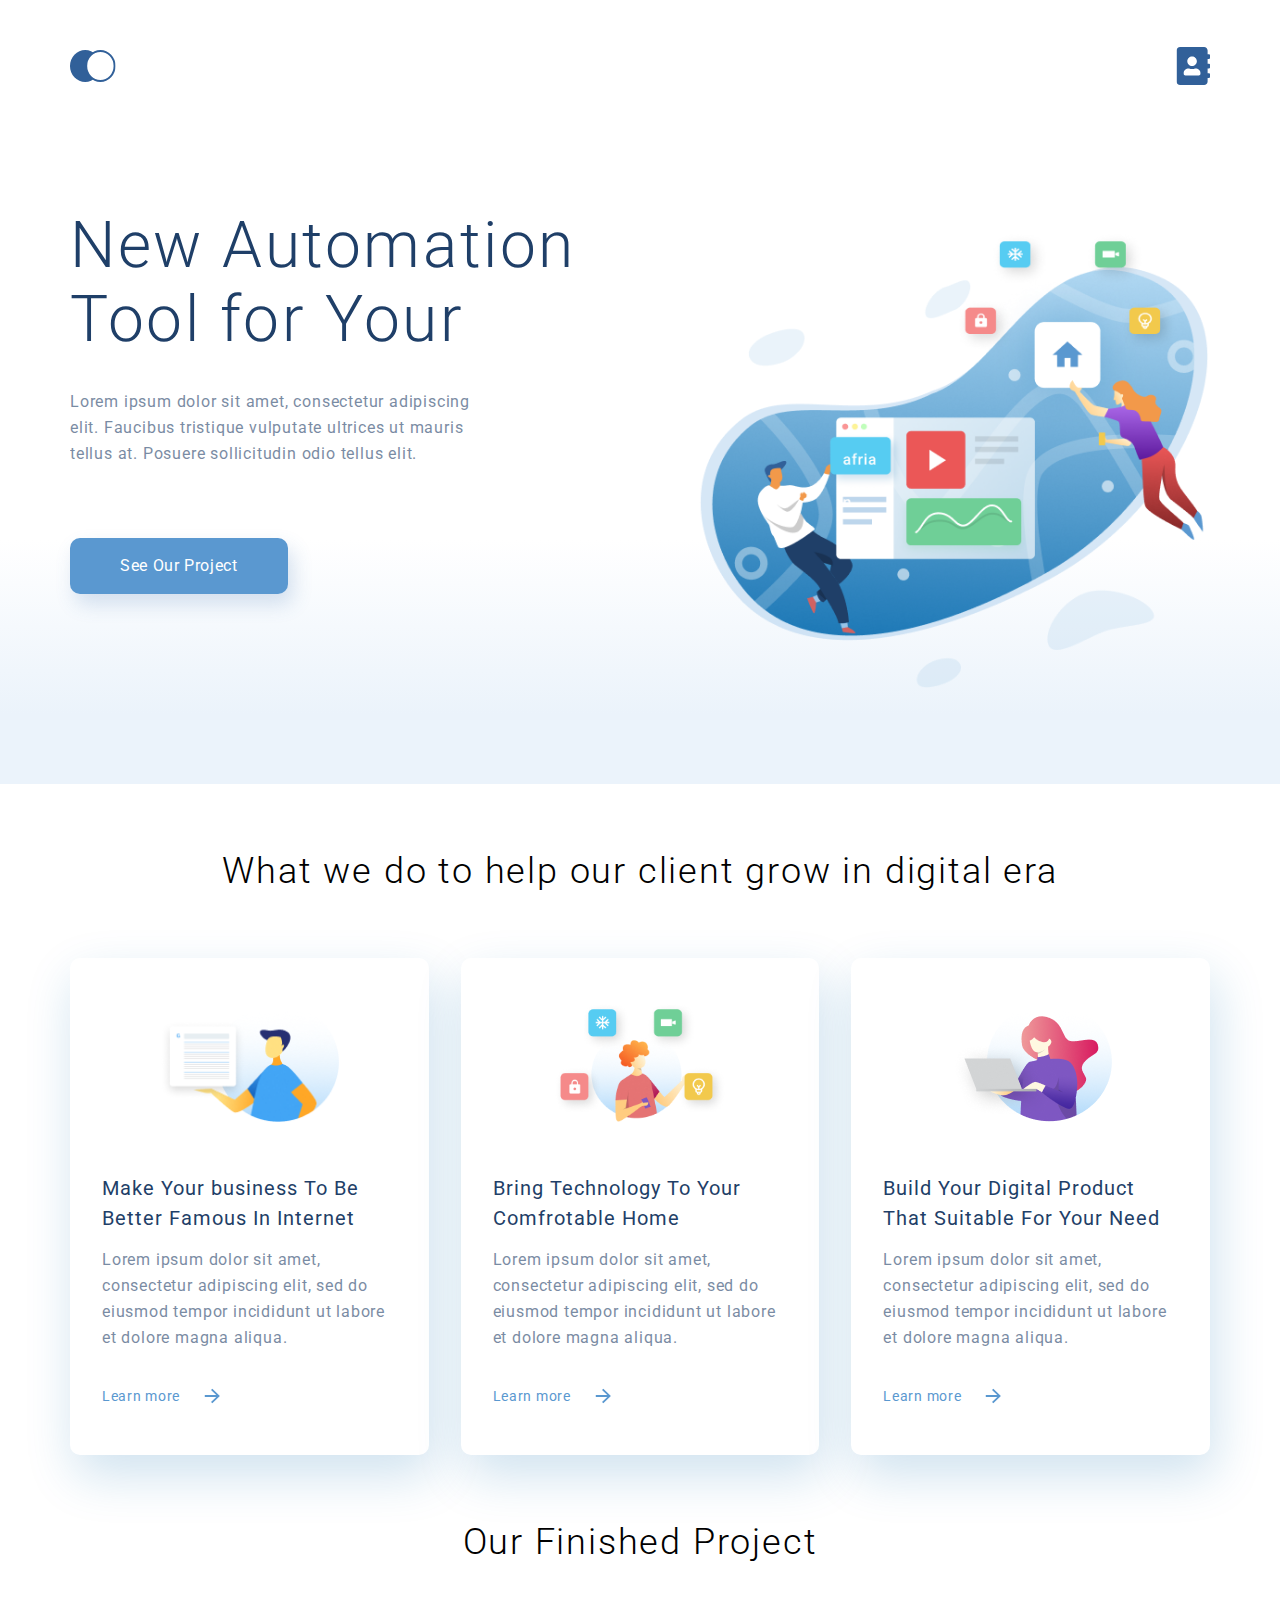
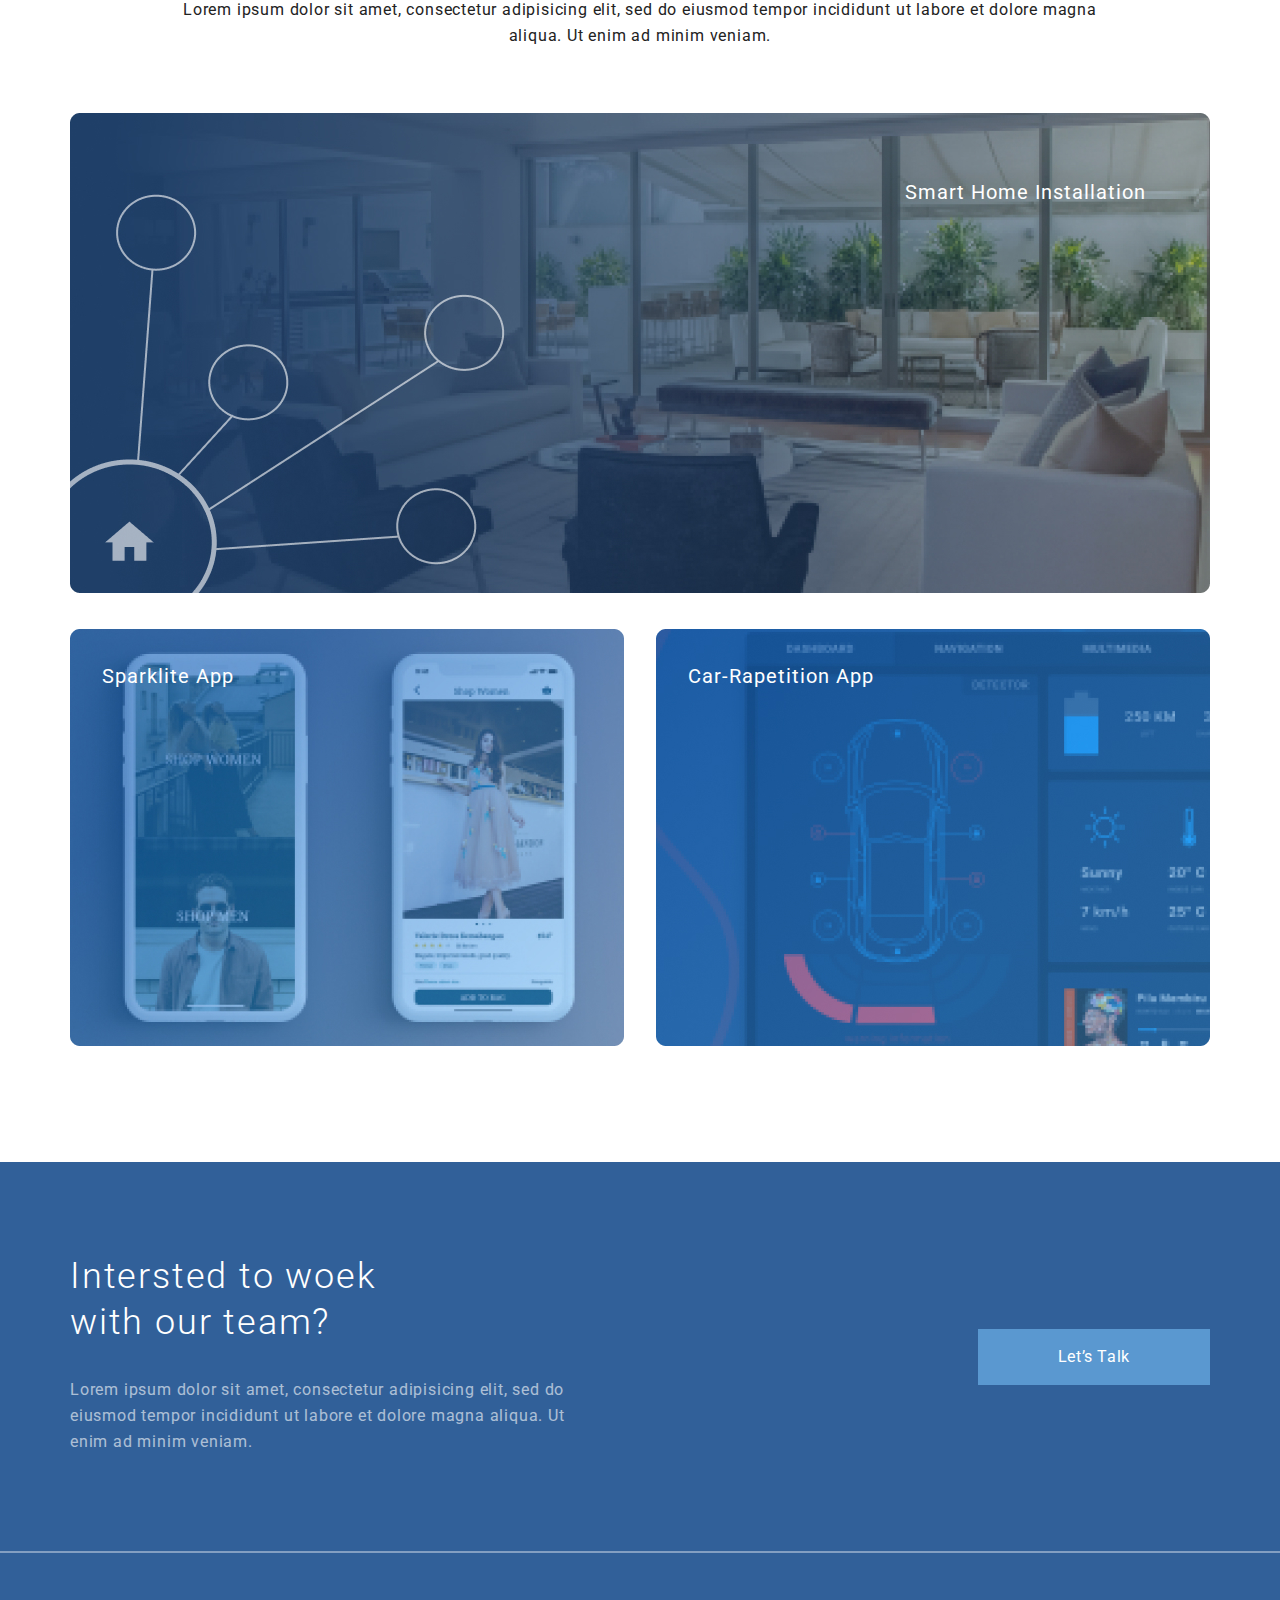
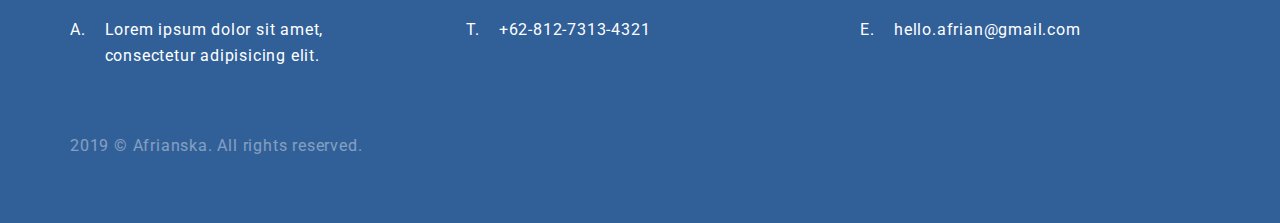
<file: index.html>
<!DOCTYPE html>
<html lang="en">
<head>
    <meta charset="UTF-8">
    <meta http-equiv="X-UA-Compatible" content="IE=edge">
    <meta name="viewport" content="width=device-width, initial-scale=1.0">
    <title>Document</title>
    <link rel="stylesheet" href="css/main.css">
</head>
<body>
    <header class="header">
        <div class="container">
            <div class="header-topbar">
                <a class="header-topbar__link" href="index.html">
                    <img src="img/topbar/logo-icon.svg" alt="Logo">
                </a>
                <a class="header-topbar__link" href="contacts.html">
                    <img src="img/topbar/contacts-icon.svg" alt="Contacts">
                </a>
            </div>

            <div class="header-slider">
                <h1 class="header-slider__title">New Automation Tool for Your</h1>
                <p class="header-slider__description">Lorem ipsum dolor sit amet, consectetur adipiscing elit. Faucibus tristique vulputate ultrices ut mauris tellus at. Posuere sollicitudin odio tellus elit.</p>
                <a class="header-slider__button" href="#">See Our Project</a>
            </div>
        </div>
    </header>

    <section class="services">
        <div class="container">
            <h2 class="services__title">What we do to help our client grow in digital era</h2>
            <div class="services__card-box">
                <div class="services__card">
                    <img class="services__card-img" src="img/services/services-01.png" alt="Service 01">
                    <h3 class="services__card-title">Make Your business To Be Better Famous In Internet</h3>
                    <p class="services__card-description">Lorem ipsum dolor sit amet, consectetur adipiscing elit, sed do eiusmod tempor incididunt ut labore et dolore magna aliqua.</p>
                    <div class="services__card-link">
                        <a class="services__card-link-text" href="#">Learn more</a>
                        <img class="services__card-link-icon" src="img/services/arrow-right-icon.svg" alt="Arrow">
                    </div>
                </div>
                <div class="services__card">
                    <img class="services__card-img" src="img/services/services-02.png" alt="Service 02">
                    <h3 class="services__card-title">Bring Technology To Your Comfrotable Home</h3>
                    <p class="services__card-description">Lorem ipsum dolor sit amet, consectetur adipiscing elit, sed do eiusmod tempor incididunt ut labore et dolore magna aliqua.</p>
                    <div class="services__card-link">
                        <a class="services__card-link-text" href="#">Learn more</a>
                        <img class="services__card-link-icon" src="img/services/arrow-right-icon.svg" alt="Arrow">
                    </div>
                </div>
                <div class="services__card">
                    <img class="services__card-img" src="img/services/services-03.png" alt="Service 03">
                    <h3 class="services__card-title">Build Your Digital Product That Suitable For Your Need</h3>
                    <p class="services__card-description">Lorem ipsum dolor sit amet, consectetur adipiscing elit, sed do eiusmod tempor incididunt ut labore et dolore magna aliqua.</p>
                    <div class="services__card-link">
                        <a class="services__card-link-text" href="#">Learn more</a>
                        <img class="services__card-link-icon" src="img/services/arrow-right-icon.svg" alt="Arrow">
                    </div>
                </div>
            </div>
        </div>
    </section>

    <section class="projects">
        <div class="container">
            <h2 class="projects__title">Our Finished Project</h2>
            <p class="projects__description">Lorem ipsum dolor sit amet, consectetur adipisicing elit, sed do eiusmod tempor incididunt ut labore et dolore magna aliqua. Ut enim ad minim veniam.</p>
            
            <div class="projects-top">
                <h3 class="projects-top__title">Smart Home Installation</h3>
                <img class="projects-top__img" src="img/projects/project-01.jpg" alt="Project 01">
            </div>
            <div class="projects-bottom">
                <div class="projects-bottom__card">
                    <h3 class="projects-bottom__title">Sparklite App</h3>
                    <img class="projects-bottom__img" src="img/projects/project-02.jpg" alt="Project 02">
                </div>
                <div class="projects-bottom__card">
                    <h3 class="projects-bottom__title">Car-Rapetition App</h3>
                    <img class="projects-bottom__img" src="img/projects/project-03.jpg" alt="Project 03">
                </div>
            </div>
        </div>
    </section>

    <footer class="footer">
        <div class="container">
            <div class="footer-top">
                <div class="footer-top__left">
                    <h2 class="footer-top__title">Intersted to woek with our team?</h2>
                    <p class="footer-top__description">Lorem ipsum dolor sit amet, consectetur adipisicing elit, sed do eiusmod tempor incididunt ut labore et dolore magna aliqua. Ut enim ad minim veniam.</p>
                </div>
                <div class="footer-top__right">
                    <a class="footer-top__link" href="#">Let’s Talk</a>
                </div>
            </div>
        </div>

        <hr class="footer-delimiter">

        <div class="container">
            <div class="footer-bottom">
                <div class="footer-bottom__contacts">
                    <div class="footer-bottom__contact-item">
                        <p class="footer-bottom__num">A.</p>
                        <p class="footer-bottom__text">Lorem ipsum dolor sit amet, <br>consectetur adipisicing elit.</p>
                    </div>
                    <div class="footer-bottom__contact-item">
                        <p class="footer-bottom__num">T.</p>
                        <p class="footer-bottom__text">+62-812-7313-4321</p>
                    </div>
                    <div class="footer-bottom__contact-item">
                        <p class="footer-bottom__num">E.</p>
                        <p class="footer-bottom__text">hello.afrian@gmail.com</p>
                    </div>
                    
                </div>
                <p class="footer-bottom__copyright">2019 ©
                    <span class="footer-bottom__company"> Afrianska.</span> All rights reserved.
                </p>
            </div>
        </div>
    </footer>
</body>
</html>
</file>
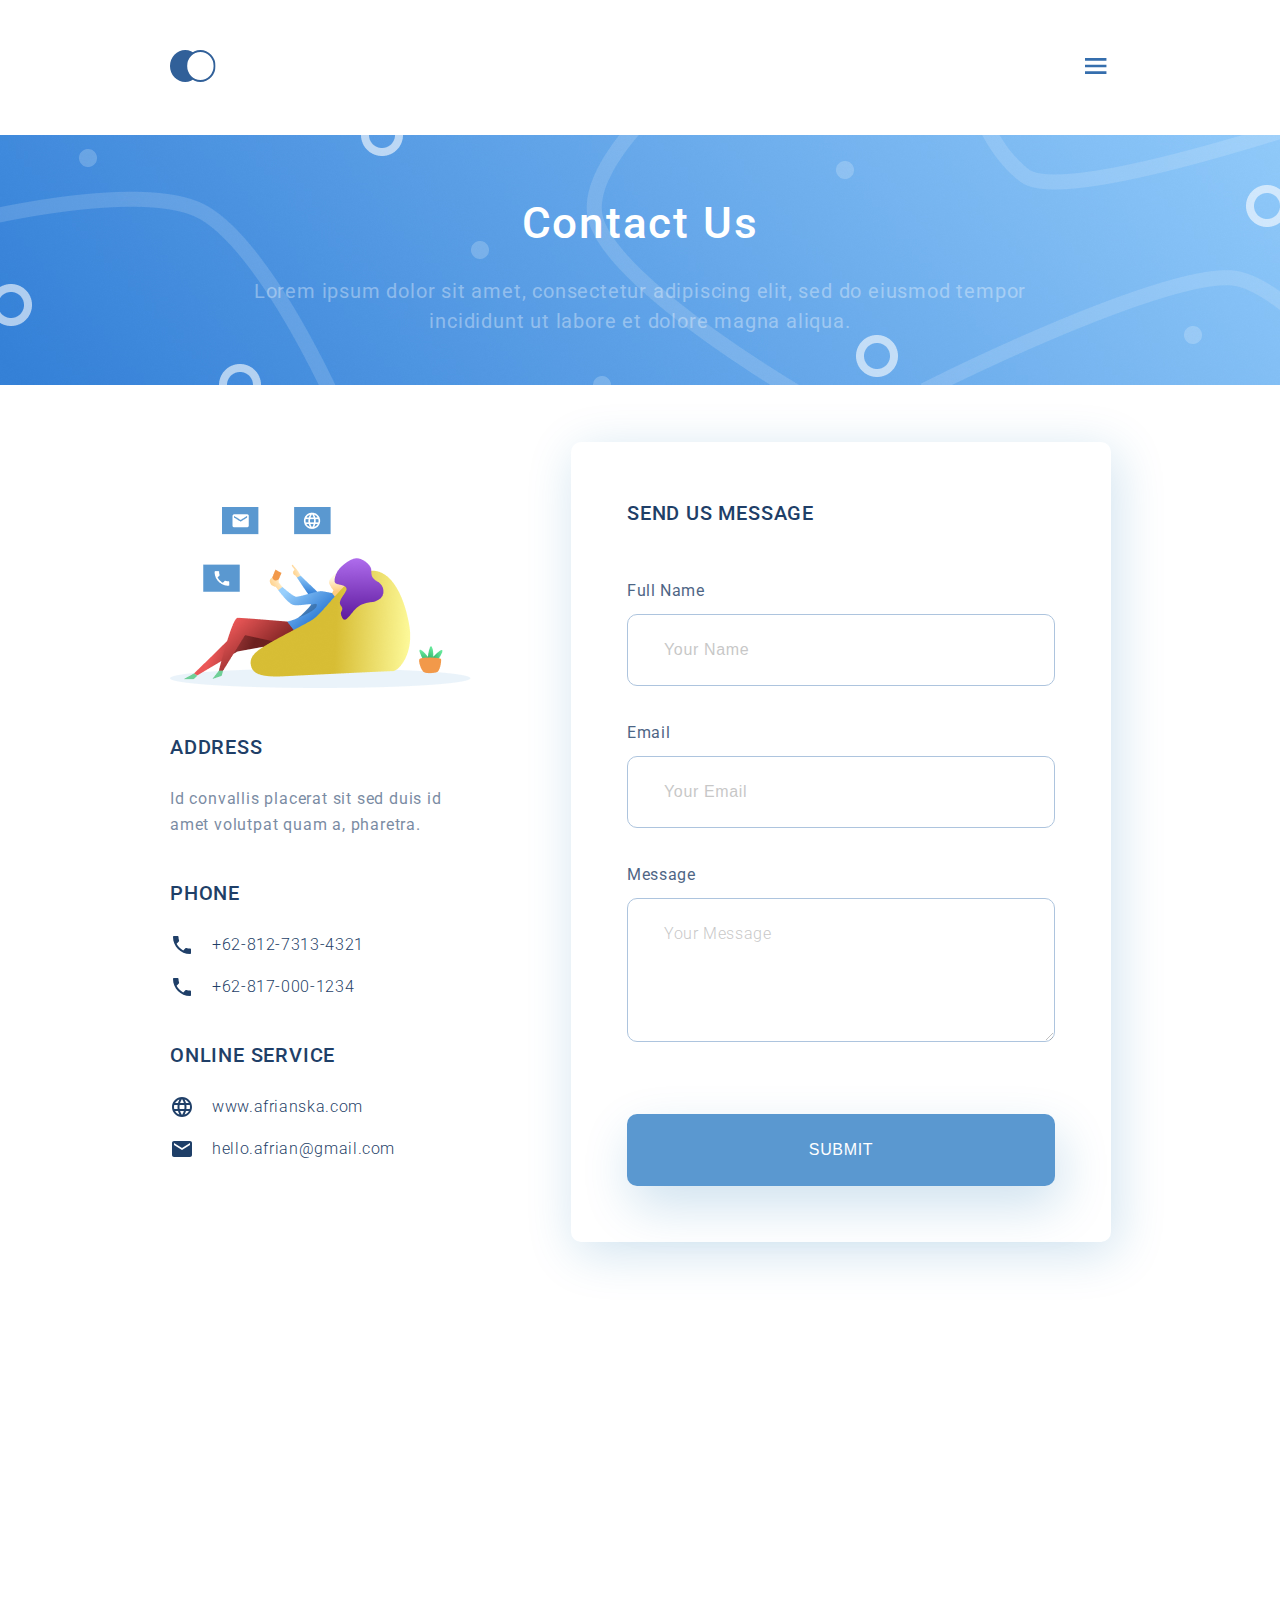
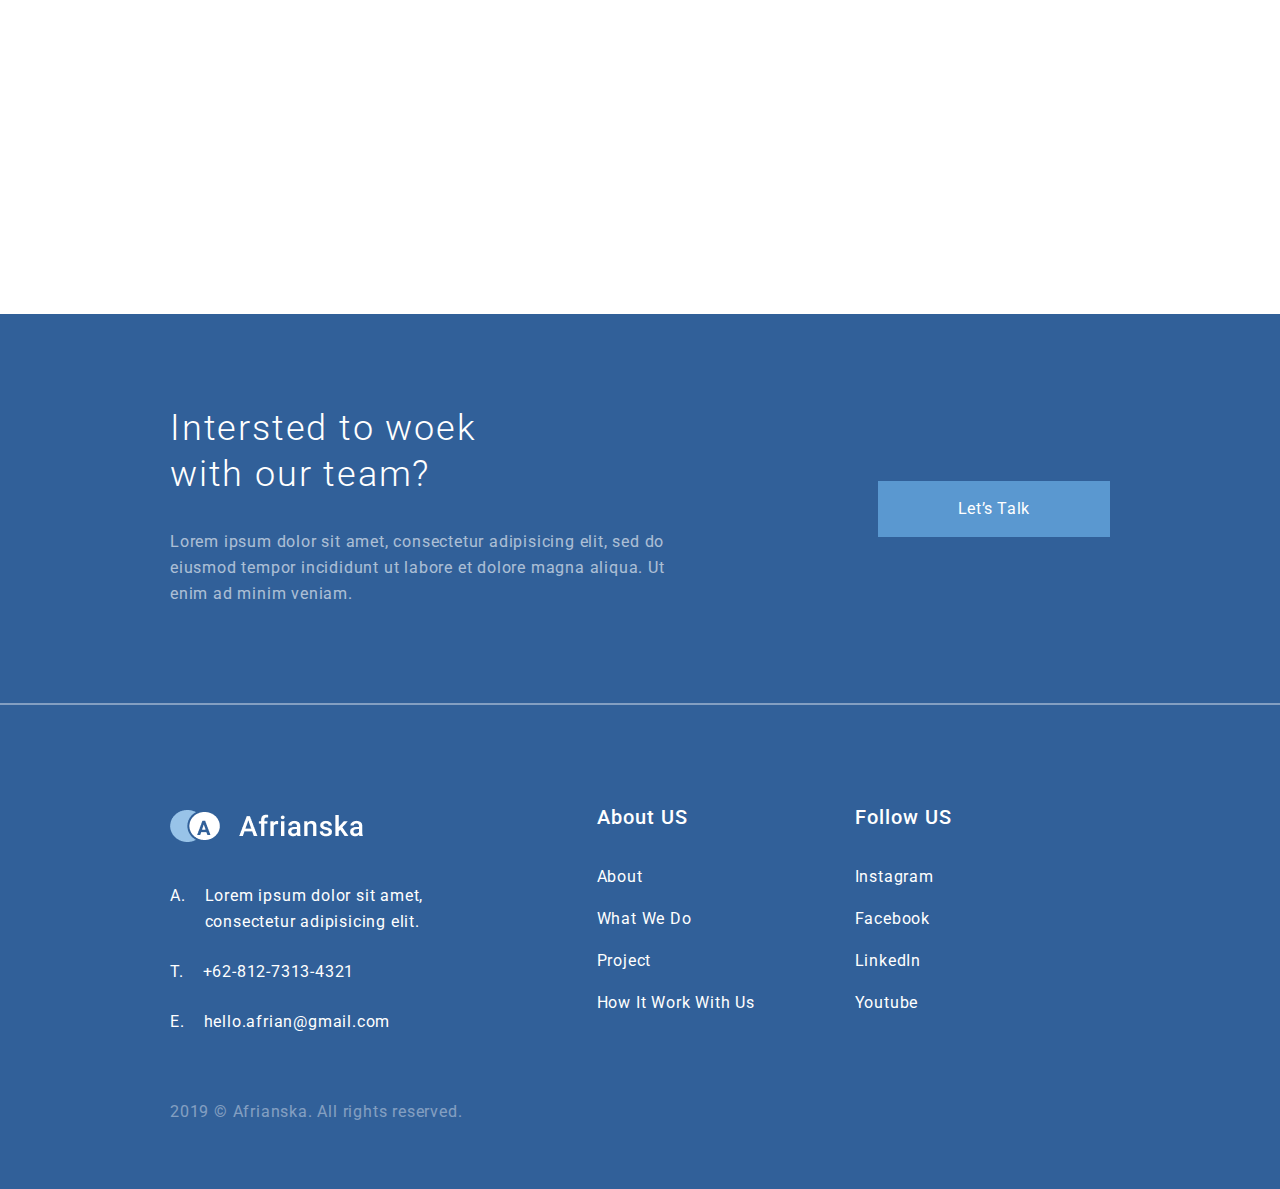
<file: contacts.html>
<!DOCTYPE html>
<html lang="en">
<head>
    <meta charset="UTF-8">
    <meta http-equiv="X-UA-Compatible" content="IE=edge">
    <meta name="viewport" content="width=device-width, initial-scale=1.0">
    <title>Document</title>
    <link rel="stylesheet" href="css/main.css">
</head>
<body>
    <header class="subheader">        
        <div class="container-940">
            <div class="header-topbar">
                <a class="header-topbar__link" href="index.html">
                    <img src="img/topbar/logo-icon.svg" alt="Logo">
                </a>
                <a class="header-topbar__link" href="contacts.html">
                    <img src="img/topbar/menu-icon.svg" alt="Contacts">
                </a>
            </div>
        </div>

        <div class="subheader-slider">
            <h2 class="subheader-slider__title">Contact Us</h2>
            <p class="subheader-slider__description">Lorem ipsum dolor sit amet, consectetur adipiscing elit, sed do eiusmod tempor incididunt ut labore et dolore magna aliqua.</p>
        </div>       
    </header>

    <section class="contacts container-940">
        <div class="contacts-left">
            <img class="contacts-left__img" src="img/contacts/contacts-01.png" alt="Contacts">
            <div class="contacts-left__contact-box">
                <h3 class="contacts-left__title">ADDRESS</h3>
                <p class="contacts-left__text">Id convallis placerat sit sed duis id amet volutpat quam a, pharetra.</p>
            </div>
            <div class="contacts-left__contact-box">
                <h3 class="contacts-left__title">PHONE</h3>
                <div class="contacts-left__item">
                    <img class="contacts-left__item-img" src="img/contacts/phone-icon.svg" alt="Phone">
                    <a class="contacts-left__item-link" href="tel:+6281273134321">+62-812-7313-4321</a>
                </div>
                <div class="contacts-left__item">
                    <img class="contacts-left__item-img" src="img/contacts/phone-icon.svg" alt="Phone">
                    <a class="contacts-left__item-link" href="tel:+628170001234">+62-817-000-1234</a>
                </div>
            </div>
            <div class="contacts-left__contact-box">
                <h3 class="contacts-left__title">ONLINE SERVICE</h3>
                <div class="contacts-left__item">
                    <img class="contacts-left__item-img" src="img/contacts/website-icon.svg" alt="Website">
                    <a class="contacts-left__item-link" href="https://www.afrianska.com">www.afrianska.com</a>
                </div>
                <div class="contacts-left__item">
                    <img class="contacts-left__item-img" src="img/contacts/email-icon.svg" alt="Email">
                    <a class="contacts-left__item-link" href="mailto:hello.afrian@gmail.com?subject=Hello!">hello.afrian@gmail.com</a>
                </div>
            </div>
        </div>

        <div class="contacts-right">
            <form action="#" class="contacts-right__form">
                <h3 class="contacts-right__title">SEND US MESSAGE</h3>
                <p class="contacts-right__subtitle">Full Name</p>
                <input class="contacts-right__input" type="text" name="name" placeholder="Your Name">
                <p class="contacts-right__subtitle">Email</p>
                <input class="contacts-right__input" type="email" name="email" placeholder="Your Email">
                <p class="contacts-right__subtitle">Message</p>
                <textarea class="contacts-right__textarea" placeholder="Your Message"></textarea>
                <button class="contacts-right__button">SUBMIT</button>
            </form>
        </div>
    </section>

    <section class="map">
        <iframe src="https://yandex.ru/map-widget/v1/?um=constructor%3Ad63ee4428336058a4d35ce741872f7cdb854edc4e9b9a695f38af27c1619ba1e&amp;source=constructor" width="100%" height="100%" frameborder="0"></iframe>
    </section>

    <footer class="footer">
        <div class="container-940">
            <div class="footer-top">
                <div class="footer-top__left">
                    <h2 class="footer-top__title">Intersted to woek with our team?</h2>
                    <p class="footer-top__description">Lorem ipsum dolor sit amet, consectetur adipisicing elit, sed do eiusmod tempor incididunt ut labore et dolore magna aliqua. Ut enim ad minim veniam.</p>
                </div>
                <div class="footer-top__right">
                    <a class="footer-top__link" href="#">Let’s Talk</a>
                </div>
            </div>
        </div>

        <hr class="footer-delimiter">

        <div class="container-940">
            <div class="footer-bottom-2">
                <div class="footer-bottom-2__contacts">
                    <img class="footer-bottom-2__logo" src="img/footer/logo.png" alt="Afrianska Logo">
                    <div class="footer-bottom-2__contact-item">
                        <p class="footer-bottom-2__num">A.</p>
                        <p class="footer-bottom-2__text">Lorem ipsum dolor sit amet,<br>consectetur adipisicing elit.</p>
                    </div>
                    <div class="footer-bottom-2__contact-item">
                        <p class="footer-bottom-2__num">T.</p>
                        <p class="footer-bottom-2__text">+62-812-7313-4321</p>
                    </div>
                    <div class="footer-bottom-2__contact-item">
                        <p class="footer-bottom-2__num">E.</p>
                        <p class="footer-bottom-2__text">hello.afrian@gmail.com</p>
                    </div>
                </div>
                <div class="footer-bottom-2__menu-left">
                    <h3 class="footer-bottom-2__menu-title">About US</h3>
                    <ul class="footer-bottom-2__menu-list">
                        <li class="footer-bottom-2__menu-item">
                            <a href="" class="footer-bottom-2__menu-link">About</a>
                        </li>
                        <li class="footer-bottom-2__menu-item">
                            <a href="" class="footer-bottom-2__menu-link">What We Do</a>
                        </li>
                        <li class="footer-bottom-2__menu-item">
                            <a href="" class="footer-bottom-2__menu-link">Project</a>
                        </li>
                        <li class="footer-bottom-2__menu-item">
                            <a href="" class="footer-bottom-2__menu-link">How It Work With Us</a>
                        </li>
                    </ul>
                </div>
                <div class="footer-bottom-2__menu-right">
                    <h3 class="footer-bottom-2__menu-title">Follow US</h3>
                    <ul class="footer-bottom-2__menu-list">
                        <li class="footer-bottom-2__menu-item">
                            <a href="" class="footer-bottom-2__menu-link">Instagram</a>
                        </li>
                        <li class="footer-bottom-2__menu-item">
                            <a href="" class="footer-bottom-2__menu-link">Facebook</a>
                        </li>
                        <li class="footer-bottom-2__menu-item">
                            <a href="" class="footer-bottom-2__menu-link">LinkedIn</a>
                        </li>
                        <li class="footer-bottom-2__menu-item">
                            <a href="" class="footer-bottom-2__menu-link">Youtube</a>
                        </li>
                    </ul>
                </div> 
            </div>

            <p class="footer-bottom-2__copyright">2019 ©
                <span class="footer-bottom-2__company"> Afrianska.</span> All rights reserved.
            </p>
        </div>
    </footer>
</body>
</html>
</file>
<file: css/main.css>
@import url("https://fonts.googleapis.com/css2?family=Roboto:wght@100;300;400;500;700;900&display=swap");
* {
  margin: 0;
  padding: 0;
}

body {
  font-family: "Roboto", sans-serif;
}

h1 {
  font-style: normal;
  font-weight: 300;
  font-size: 64px;
  line-height: 74px;
  letter-spacing: 0.04em;
  color: #1f3f68;
}

h2 {
  font-style: normal;
  font-weight: 300;
  font-size: 36px;
  line-height: 46px;
  text-align: center;
  letter-spacing: 0.05em;
  color: #000000;
}

h3 {
  font-style: normal;
  font-weight: normal;
  font-size: 20px;
  line-height: 30px;
  letter-spacing: 0.05em;
  color: #1f3f68;
}

p {
  font-style: normal;
  font-weight: normal;
  font-size: 16px;
  line-height: 26px;
  letter-spacing: 0.05em;
  color: #1f3f68;
  opacity: 0.6;
}

.container {
  max-width: 1140px;
  margin: 0 auto;
}

.container-940 {
  max-width: 940px;
  margin: 0 auto;
}

.header {
  background: -webkit-gradient(linear, left bottom, left top, color-stop(8.84%, #ebf3fb), color-stop(31.12%, rgba(152, 195, 232, 0)));
  background: linear-gradient(0deg, #ebf3fb 8.84%, rgba(152, 195, 232, 0) 31.12%);
}

.header-topbar {
  display: -webkit-box;
  display: -ms-flexbox;
  display: flex;
  -webkit-box-pack: justify;
      -ms-flex-pack: justify;
          justify-content: space-between;
  padding-top: 42px;
  padding-bottom: 41px;
}

.header-slider {
  background-image: url(../img/header/header.jpg);
  background-repeat: no-repeat;
  background-position: right;
  background-size: 45%;
}

.header-slider__title {
  width: 50%;
  padding-top: 74px;
}

.header-slider__description {
  width: 37%;
  margin-top: 32px;
}

.header-slider__button {
  display: inline-block;
  font-style: normal;
  font-weight: normal;
  font-size: 16px;
  line-height: 26px;
  text-align: center;
  letter-spacing: 0.04em;
  color: #ffffff;
  background: #5a98d0;
  padding: 15px 50px;
  margin-top: 71px;
  margin-bottom: 190px;
  -webkit-box-shadow: 5px 10px 20px rgba(53, 110, 173, 0.2);
          box-shadow: 5px 10px 20px rgba(53, 110, 173, 0.2);
  border-radius: 10px;
  text-decoration: none;
}

.services__title {
  padding-top: 64px;
}

.services__card-box {
  display: -webkit-box;
  display: -ms-flexbox;
  display: flex;
  -webkit-box-pack: justify;
      -ms-flex-pack: justify;
          justify-content: space-between;
  padding: 64px 0;
}

.services__card {
  display: -webkit-box;
  display: -ms-flexbox;
  display: flex;
  -webkit-box-orient: vertical;
  -webkit-box-direction: normal;
      -ms-flex-direction: column;
          flex-direction: column;
  max-width: 359px;
  background: #ffffff;
  -webkit-box-shadow: 5px 20px 50px rgba(16, 112, 177, 0.2);
          box-shadow: 5px 20px 50px rgba(16, 112, 177, 0.2);
  border-radius: 10px;
  -webkit-box-sizing: border-box;
          box-sizing: border-box;
  padding: 44px 32px;
  margin-right: 32px;
}

.services__card:last-child {
  margin-right: 0;
}

.services__card-img {
  -ms-flex-item-align: center;
      -ms-grid-row-align: center;
      align-self: center;
  max-height: 120px;
}

.services__card-title {
  margin-top: 51px;
}

.services__card-description {
  margin-top: 14px;
}

.services__card-link {
  display: -webkit-box;
  display: -ms-flexbox;
  display: flex;
  margin-top: 30px;
  -webkit-box-align: center;
      -ms-flex-align: center;
          align-items: center;
}

.services__card-link-text {
  font-style: normal;
  font-weight: normal;
  font-size: 14px;
  line-height: 30px;
  letter-spacing: 0.05em;
  color: #5a98d0;
  text-decoration: none;
}

.services__card-link-icon {
  padding-left: 24px;
}

.projects__description {
  max-width: 85%;
  margin: 32px auto 64px;
  text-align: center;
  color: #222222;
  opacity: 1;
}

.projects-top {
  position: relative;
  margin-bottom: 32px;
}

.projects-top__title {
  color: #ffffff;
  position: absolute;
  top: 64px;
  right: 64px;
}

.projects-top__img {
  width: 100%;
}

.projects-bottom {
  display: -webkit-box;
  display: -ms-flexbox;
  display: flex;
  -webkit-box-pack: justify;
      -ms-flex-pack: justify;
          justify-content: space-between;
  padding-bottom: 112px;
}

.projects-bottom__card {
  position: relative;
  margin-right: 32px;
}

.projects-bottom__card:last-child {
  margin-right: 0;
}

.projects-bottom__title {
  color: #ffffff;
  position: absolute;
  z-index: 1;
  top: 32px;
  left: 32px;
}

.projects-bottom__img {
  width: 100%;
}

.footer {
  background: #316099;
}

.footer-top {
  display: -webkit-box;
  display: -ms-flexbox;
  display: flex;
  -webkit-box-align: center;
      -ms-flex-align: center;
          align-items: center;
  -webkit-box-pack: justify;
      -ms-flex-pack: justify;
          justify-content: space-between;
}

.footer-top__title {
  text-align: left;
  color: #ffffff;
  padding-top: 91px;
  max-width: 341px;
}

.footer-top__description {
  color: #ffffff;
  margin-top: 32px;
  margin-bottom: 96px;
  max-width: 495px;
}

.footer-top__link {
  display: inline-block;
  font-style: normal;
  font-weight: normal;
  font-size: 16px;
  line-height: 26px;
  text-align: center;
  letter-spacing: 0.04em;
  color: #ffffff;
  text-decoration: none;
  background: #5a98d0;
  padding: 15px 80px;
  white-space: nowrap;
}

.footer-delimiter {
  opacity: 0.4;
  border: 1px solid #ffffff;
}

.footer-bottom__contacts {
  display: -webkit-box;
  display: -ms-flexbox;
  display: flex;
  -webkit-box-pack: justify;
      -ms-flex-pack: justify;
          justify-content: space-between;
}

.footer-bottom__contact-item {
  display: -webkit-box;
  display: -ms-flexbox;
  display: flex;
  margin: 64px 0;
}

.footer-bottom__num {
  color: #ffffff;
  opacity: 1;
  margin-right: 19px;
}

.footer-bottom__text {
  color: #ffffff;
  opacity: 1;
  min-width: 316px;
}

.footer-bottom__copyright {
  color: #ffffff;
  opacity: 0.4;
  padding-bottom: 64px;
}

.subheader-slider {
  background-image: url(../img/header/header-small.jpg);
  background-size: cover;
  padding-top: 51px;
  padding-bottom: 49px;
}

.subheader-slider__title {
  margin-bottom: 16px;
  font-weight: 500;
  font-size: 44px;
  line-height: 74px;
  text-align: center;
  letter-spacing: 0.04em;
  color: #ffffff;
}

.subheader-slider__description {
  max-width: 780px;
  margin: 0 auto;
  font-weight: normal;
  font-size: 20px;
  line-height: 30px;
  text-align: center;
  letter-spacing: 0.04em;
  color: rgba(255, 255, 255, 0.6);
}

.contacts {
  display: -webkit-box;
  display: -ms-flexbox;
  display: flex;
  -webkit-box-align: center;
      -ms-flex-align: center;
          align-items: center;
  padding-top: 57px;
  padding-bottom: 96px;
}

.contacts-left {
  margin-right: 100px;
}

.contacts-left__title {
  font-weight: 500;
  font-size: 20px;
  line-height: 30px;
  letter-spacing: 0.04em;
  color: #1f3f68;
  margin-top: 40px;
  margin-bottom: 24px;
}

.contacts-left__item {
  display: -webkit-box;
  display: -ms-flexbox;
  display: flex;
  margin-bottom: 16px;
}

.contacts-left__item-link {
  font-style: normal;
  font-weight: 300;
  font-size: 16px;
  line-height: 26px;
  letter-spacing: 0.04em;
  color: #1f3f68;
  text-decoration: none;
  margin-left: 18px;
}

.contacts-right__form {
  display: -webkit-box;
  display: -ms-flexbox;
  display: flex;
  -webkit-box-orient: vertical;
  -webkit-box-direction: normal;
      -ms-flex-direction: column;
          flex-direction: column;
  -webkit-box-shadow: 5px 10px 50px rgba(16, 112, 177, 0.2);
          box-shadow: 5px 10px 50px rgba(16, 112, 177, 0.2);
  border-radius: 10px;
  -webkit-box-sizing: border-box;
          box-sizing: border-box;
  padding: 56px 56px;
  width: 540px;
}

.contacts-right__title {
  font-weight: 500;
  font-size: 20px;
  line-height: 30px;
  letter-spacing: 0.04em;
  color: #1f3f68;
  margin-bottom: 48px;
}

.contacts-right__subtitle {
  font-weight: normal;
  font-size: 16px;
  line-height: 30px;
  letter-spacing: 0.04em;
  color: #1f3f68;
  opacity: 0.8;
}

.contacts-right__input {
  font-weight: 300;
  font-size: 16px;
  line-height: 30px;
  letter-spacing: 0.04em;
  color: #1f3f68;
  opacity: 0.2;
  padding-left: 36px;
  height: 72px;
  opacity: 0.4;
  border: 1px solid #356ead;
  -webkit-box-sizing: border-box;
          box-sizing: border-box;
  border-radius: 10px;
  margin-top: 8px;
  margin-bottom: 32px;
}

.contacts-right__textarea {
  font-family: "Roboto", sans-serif;
  font-style: normal;
  font-weight: 300;
  font-size: 16px;
  line-height: 30px;
  letter-spacing: 0.04em;
  color: #1f3f68;
  opacity: 0.2;
  padding-top: 20px;
  padding-left: 36px;
  -webkit-box-sizing: border-box;
          box-sizing: border-box;
  height: 144px;
  opacity: 0.4;
  border: 1px solid #356ead;
  border-radius: 10px;
  margin-top: 8px;
}

.contacts-right__button {
  height: 72px;
  font-weight: 500;
  font-size: 16px;
  line-height: 26px;
  text-align: center;
  letter-spacing: 0.04em;
  color: #ffffff;
  background: #5a98d0;
  -webkit-box-shadow: 5px 20px 50px rgba(16, 112, 177, 0.2);
          box-shadow: 5px 20px 50px rgba(16, 112, 177, 0.2);
  border: 0px;
  border-radius: 10px;
  margin-top: 72px;
}

.map {
  height: 480px;
  max-width: 940px;
  padding-bottom: 96px;
  margin: 0 auto;
}

.footer-bottom-2 {
  display: -webkit-box;
  display: -ms-flexbox;
  display: flex;
  padding-top: 97px;
}

.footer-bottom-2__contacts {
  display: -webkit-box;
  display: -ms-flexbox;
  display: flex;
  -webkit-box-orient: vertical;
  -webkit-box-direction: normal;
      -ms-flex-direction: column;
          flex-direction: column;
}

.footer-bottom-2__logo {
  max-width: 204px;
  margin-bottom: 33px;
}

.footer-bottom-2__contact-item {
  display: -webkit-box;
  display: -ms-flexbox;
  display: flex;
  margin-bottom: 24px;
}

.footer-bottom-2__contact-item:last-child {
  margin-bottom: 0;
}

.footer-bottom-2__num {
  color: #ffffff;
  opacity: 1;
  margin-right: 19px;
}

.footer-bottom-2__text {
  color: #ffffff;
  opacity: 1;
  min-width: 284px;
  margin-right: 108px;
}

.footer-bottom-2__copyright {
  color: #ffffff;
  opacity: 0.4;
  margin-top: 64px;
  padding-bottom: 64px;
}

.footer-bottom-2__menu-title {
  font-weight: 500;
  font-size: 20px;
  line-height: 30px;
  letter-spacing: 0.05em;
  color: #ffffff;
  margin-bottom: 32px;
}

.footer-bottom-2__menu-list {
  list-style-type: none;
  min-width: 176px;
  margin-right: 82px;
}

.footer-bottom-2__menu-item {
  margin-bottom: 16px;
}

.footer-bottom-2__menu-link {
  font-weight: normal;
  font-size: 16px;
  line-height: 26px;
  letter-spacing: 0.05em;
  color: #ffffff;
  text-decoration: none;
}

/* :: Media Queries */
@media (max-width: 768px) {
  .container {
    padding: 0 32px;
  }
  .header-topbar {
    padding-top: 52px;
  }
  .header-slider__title {
    width: 75%;
  }
  .header-slider__description {
    width: 60%;
  }
  .services__card-box {
    -ms-flex-wrap: wrap;
        flex-wrap: wrap;
    -webkit-box-pack: center;
        -ms-flex-pack: center;
            justify-content: center;
    padding: 127px 0;
  }
  .services__card {
    margin-bottom: 32px;
    margin-right: 0;
  }
  .services__card:last-child {
    margin-bottom: 0;
  }
  .projects__description {
    max-width: 520px;
  }
  .projects-top__title {
    font-size: 32px;
    line-height: 46px;
  }
  .projects-bottom__title {
    font-size: 28px;
    line-height: 46px;
  }
  .footer-top {
    padding: 0 92px;
  }
  .footer-top__title {
    max-width: 336px;
    padding-top: 47px;
  }
  .footer-top__description {
    max-width: 336px;
    margin-bottom: 64px;
  }
  .footer-top__link {
    padding: 7px 30px;
  }
  .footer-bottom {
    padding: 64px 92px;
  }
  .footer-bottom__contacts {
    -webkit-box-orient: vertical;
    -webkit-box-direction: normal;
        -ms-flex-direction: column;
            flex-direction: column;
  }
  .footer-bottom__contact-item {
    margin: 25px 0 0 0;
  }
  .footer-bottom__num {
    margin-right: 47px;
  }
  .footer-bottom__text br {
    display: none;
  }
  .footer-bottom__copyright {
    padding-top: 64px;
    padding-bottom: 0;
  }
  .footer-bottom__company {
    display: none;
  }
  .container-940 {
    padding: 0 32px;
  }
  .subheader-topbar {
    padding-top: 52px;
  }
  .subheader-slider {
    padding-bottom: 25px;
  }
  .subheader-slider__description {
    max-width: 520px;
  }
  .contacts {
    display: -webkit-box;
    display: -ms-flexbox;
    display: flex;
    -webkit-box-orient: vertical;
    -webkit-box-direction: normal;
        -ms-flex-direction: column;
            flex-direction: column;
    max-width: 300px;
  }
  .contacts-left {
    margin-top: 64px;
    margin-bottom: 64px;
    margin-right: 0;
  }
  .contacts-left__item:last-child {
    margin-bottom: 0;
  }
  .contacts-right {
    padding-bottom: 64px;
  }
  .map {
    max-width: 100%;
    padding-bottom: 64px;
    margin: 0 auto;
  }
  .footer-bottom-2 {
    padding: 64px 92px 0 92px;
  }
  .footer-bottom-2__logo {
    display: none;
  }
  .footer-bottom-2__menu-left {
    display: none;
  }
  .footer-bottom-2__menu-right {
    display: none;
  }
  .footer-bottom-2__num {
    margin-right: 47px;
  }
  .footer-bottom-2__text {
    margin-right: 0;
  }
  .footer-bottom-2__text br {
    display: none;
  }
  .footer-bottom-2__copyright {
    padding: 0 92px 64px 92px;
  }
}

@media (max-width: 425px) {
  .container {
    padding: 0 16px;
  }
  .header-topbar {
    padding-top: 21px;
    padding-bottom: 33px;
  }
  .header-slider {
    background-image: none;
    display: -webkit-box;
    display: -ms-flexbox;
    display: flex;
    -webkit-box-orient: vertical;
    -webkit-box-direction: normal;
        -ms-flex-direction: column;
            flex-direction: column;
    -webkit-box-align: center;
        -ms-flex-align: center;
            align-items: center;
  }
  .header-slider__title {
    text-align: center;
    margin: 0 auto 12px;
    padding-top: 0;
    font-weight: 300;
    font-size: 32px;
    line-height: 37px;
    text-align: center;
    letter-spacing: 0.04em;
  }
  .header-slider__description {
    text-align: center;
    margin: 0 auto;
    width: 90%;
  }
  .header-slider__button {
    margin-top: 32px;
    margin-bottom: 41px;
    padding: 5px 14px;
    border-radius: 15px;
  }
  .services__title {
    font-weight: 300;
    font-size: 24px;
    line-height: 28px;
    color: #000000;
    padding-top: 48px;
  }
  .services__card-box {
    padding-top: 32px;
    padding-bottom: 64px;
  }
  .services__card {
    max-width: none;
    padding: 42px 30px 22px;
  }
  .services__card-link {
    margin-top: 45px;
  }
  .projects__title {
    font-weight: 300;
    font-size: 24px;
    line-height: 28px;
    text-align: center;
    color: #000000;
  }
  .projects__description {
    margin: 32px auto 82px;
  }
  .projects-top {
    margin-bottom: 0;
  }
  .projects-top__title {
    top: 16px;
    right: 16px;
    font-size: 16px;
    line-height: 19px;
    text-align: right;
    color: #ffffff;
  }
  .projects-bottom {
    -ms-flex-wrap: wrap;
        flex-wrap: wrap;
    padding-bottom: 64px;
  }
  .projects-bottom__card {
    margin-right: 0;
    margin-top: 16px;
  }
  .projects-bottom__title {
    top: 26px;
    left: 16px;
    font-size: 16px;
    line-height: 19px;
    color: #ffffff;
  }
  .footer-top {
    -webkit-box-orient: vertical;
    -webkit-box-direction: normal;
        -ms-flex-direction: column;
            flex-direction: column;
    text-align: center;
    padding: 0 0 41px 0;
  }
  .footer-top__title {
    font-size: 24px;
    line-height: 28px;
    text-align: center;
    color: #ffffff;
    padding-top: 18px;
    margin: 0 auto;
    max-width: 210px;
  }
  .footer-top__description {
    margin-bottom: 40px;
    max-width: none;
  }
  .footer-top__link {
    padding: 5px 19px;
  }
  .footer-bottom {
    padding: 32px 0;
  }
  .footer-bottom__contact-item {
    margin-top: 0;
    margin-bottom: 18px;
  }
  .footer-bottom__copyright {
    text-align: center;
    padding-top: 18px;
  }
  .container-940 {
    padding: 0 16px;
  }
  .subheader-slider {
    padding-top: 48px;
    padding-bottom: 61px;
  }
  .subheader-slider__title {
    font-weight: 500;
    font-size: 24px;
    line-height: 28px;
    letter-spacing: 0.04em;
    color: #ffffff;
    margin-bottom: 32px;
  }
  .subheader-slider__description {
    max-width: 341px;
    font-size: 16px;
    line-height: 30px;
    color: rgba(255, 255, 255, 0.6);
  }
  .contacts-left {
    margin-top: 46px;
  }
  .contacts-left__img {
    margin-bottom: 32px;
  }
  .contacts-left__title {
    margin-top: 32px;
  }
  .contacts-right {
    padding-bottom: 32px;
  }
  .contacts-right__form {
    width: 342px;
    padding: 36px 36px;
  }
  .contacts-right__title {
    font-weight: 500;
    font-size: 16px;
    line-height: 30px;
    letter-spacing: 0.04em;
    color: #1f3f68;
    margin-bottom: 31px;
  }
  .contacts-right__input {
    height: 46px;
    margin-top: 0;
    margin-bottom: 20px;
    padding-left: 26px;
  }
  .contacts-right__textarea {
    height: 92px;
    margin-top: 0;
    padding-left: 26px;
  }
  .contacts-right__button {
    height: 46px;
    margin-top: 46px;
  }
  .footer-top {
    padding: 0 0 48px 0;
  }
  .footer-bottom-2 {
    padding: 32px 0 0 0;
  }
  .footer-bottom-2__text br {
    display: initial;
  }
  .footer-bottom-2__copyright {
    text-align: center;
    margin-top: 37px;
    padding: 0 0 32px 0;
  }
  .footer-bottom-2__company {
    display: none;
  }
}
/*# sourceMappingURL=main.css.map */
</file>
